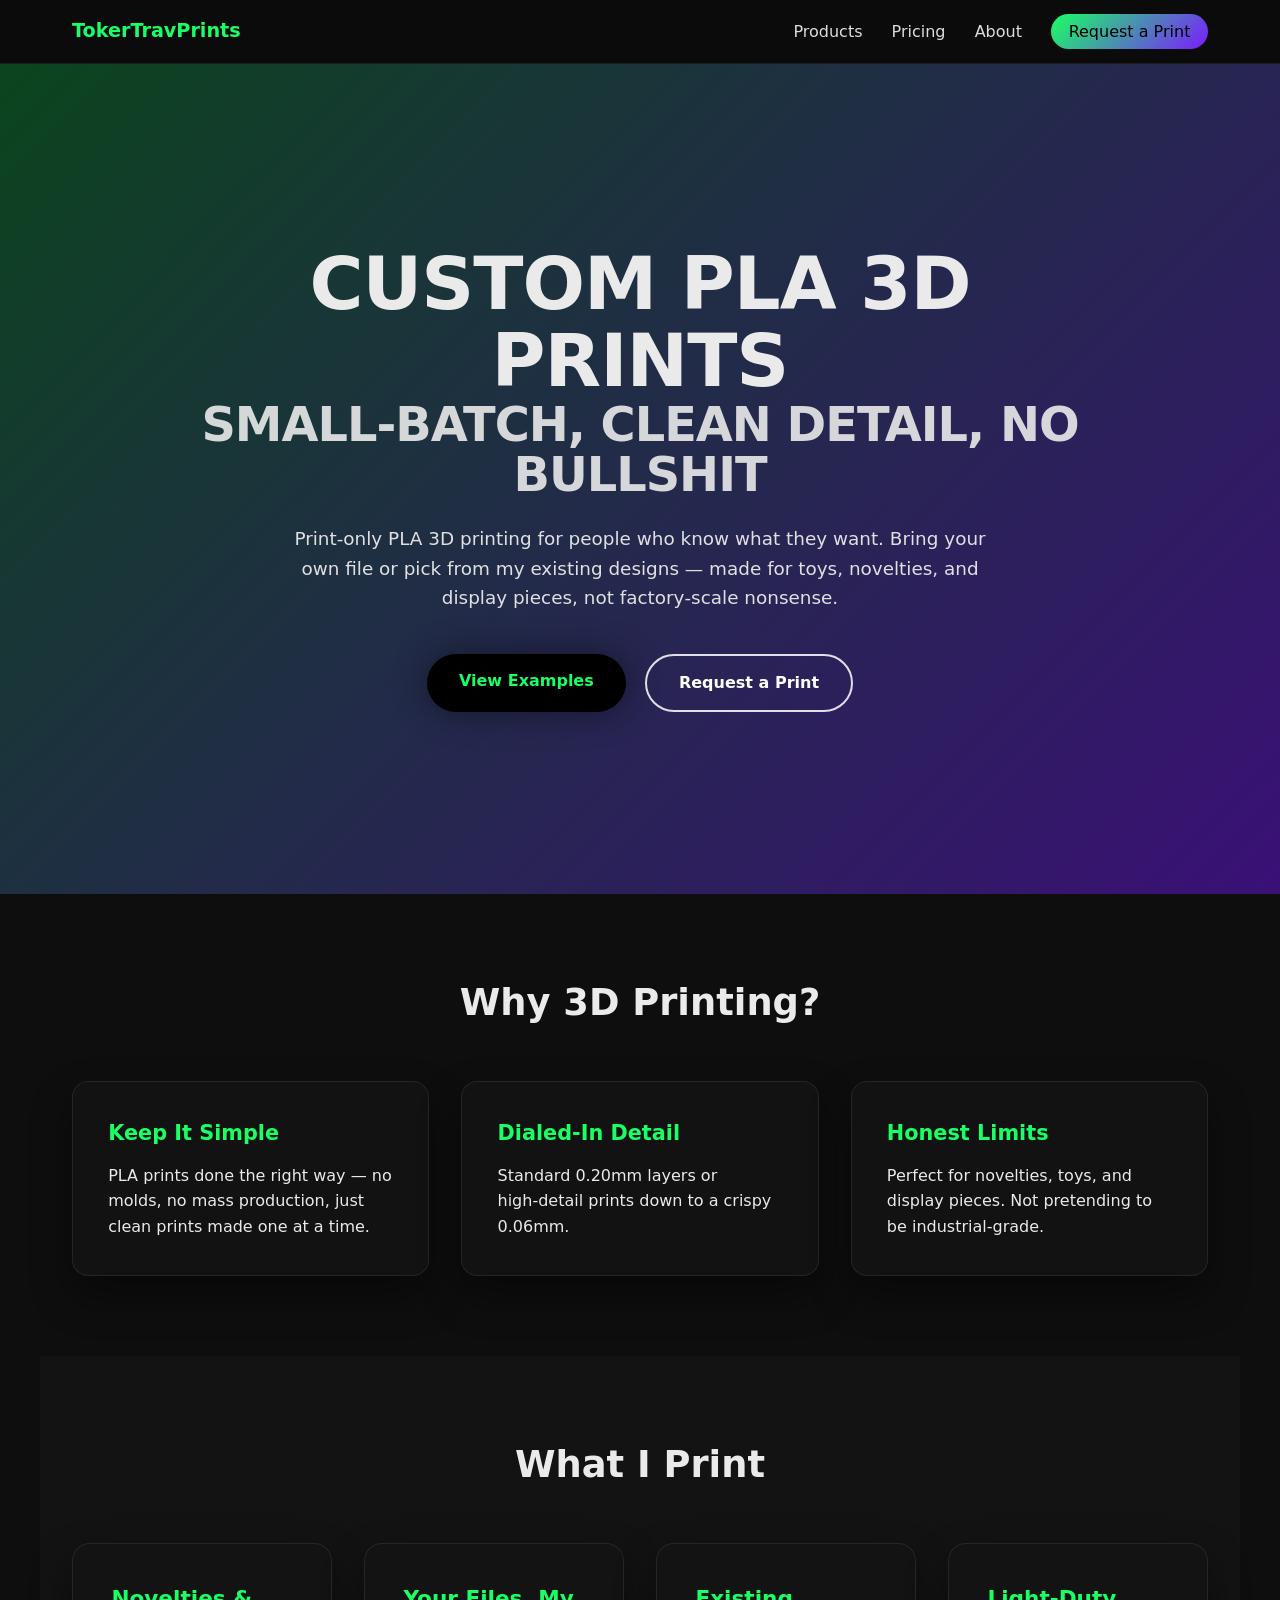
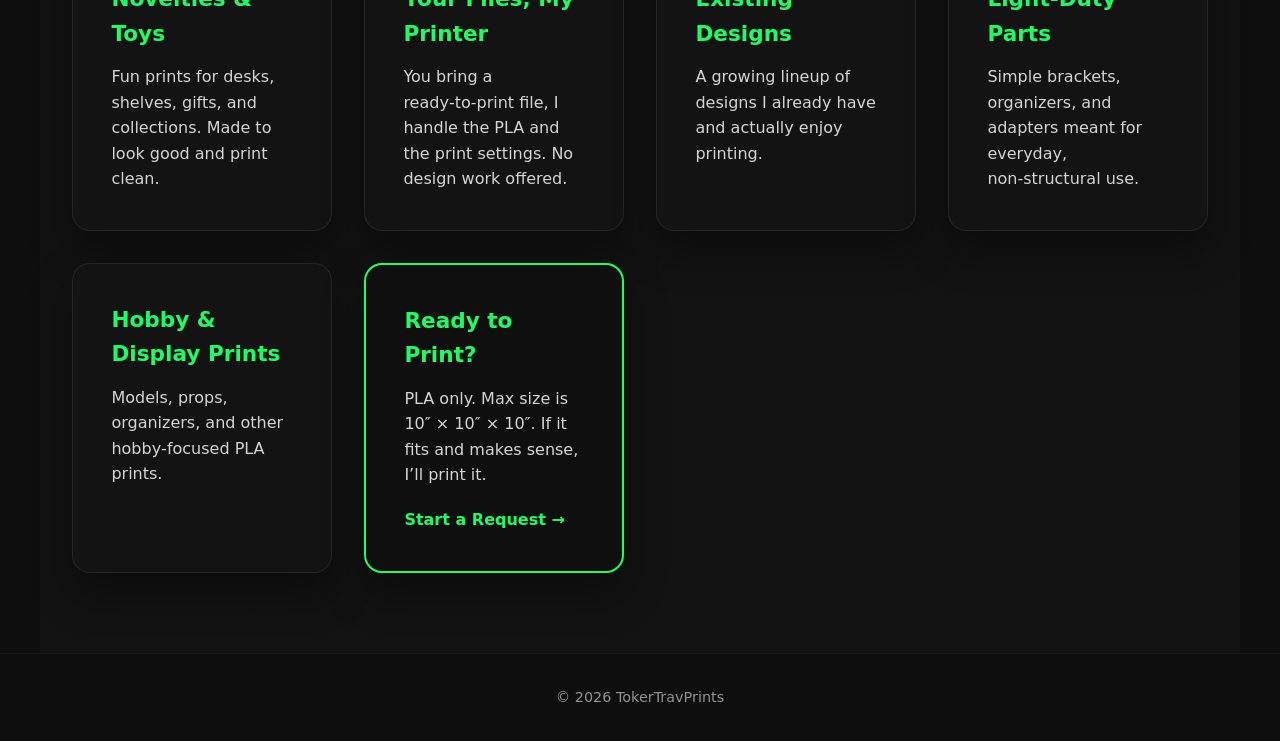
<file: index.html>
<!DOCTYPE html>
<html lang="en">
<head>
  <meta charset="UTF-8">
  <title>TokerTravPrints</title>
  <meta name="viewport" content="width=device-width, initial-scale=1.0">
  <link rel="stylesheet" href="style.css">
</head>
<body>

<!-- NAV -->
<nav class="nav">
  <div class="nav-inner">
    <a class="logo" href="index.html">TokerTravPrints</a>
    <div class="nav-links">
      <a href="product.html">Products</a>
      <a href="pricing.html">Pricing</a>
      <a href="about.html">About</a>
      <a href="request.html" class="nav-cta">Request a Print</a>
    </div>
  </div>
</nav>

<!-- HERO -->
<header class="hero">
  <div class="hero-inner">
    <h1>
      Custom PLA 3D Prints
      <span>Small‑Batch, Clean Detail, No Bullshit</span>
    </h1>
    <p>
      Print‑only PLA 3D printing for people who know what they want.
      Bring your own file or pick from my existing designs — made for
      toys, novelties, and display pieces, not factory‑scale nonsense.
    </p>
    <div class="hero-actions">
      <a href="product.html" class="cta primary">View Examples</a>
      <a href="request.html" class="cta ghost">Request a Print</a>
    </div>
  </div>
</header>

<!-- WHY SECTION -->
<section class="section">
  <h2>Why 3D Printing?</h2>
  <div class="why-grid">

    <div class="why-card">
      <h3>Keep It Simple</h3>
      <p>
        PLA prints done the right way — no molds, no mass production,
        just clean prints made one at a time.
      </p>
    </div>

    <div class="why-card">
      <h3>Dialed‑In Detail</h3>
      <p>
        Standard 0.20mm layers or high‑detail prints
        down to a crispy 0.06mm.
      </p>
    </div>

    <div class="why-card">
      <h3>Honest Limits</h3>
      <p>
        Perfect for novelties, toys, and display pieces.
        Not pretending to be industrial‑grade.
      </p>
    </div>

  </div>
</section>

<!-- SERVICES -->
<section class="section services">
  <h2>What I Print</h2>
  <div class="services-grid">

    <div class="service-card">
      <h3>Novelties & Toys</h3>
      <p>
        Fun prints for desks, shelves, gifts, and collections.
        Made to look good and print clean.
      </p>
    </div>

    <div class="service-card">
      <h3>Your Files, My Printer</h3>
      <p>
        You bring a ready‑to‑print file,
        I handle the PLA and the print settings.
        No design work offered.
      </p>
    </div>

    <div class="service-card">
      <h3>Existing Designs</h3>
      <p>
        A growing lineup of designs I already have
        and actually enjoy printing.
      </p>
    </div>

    <div class="service-card">
      <h3>Light‑Duty Parts</h3>
      <p>
        Simple brackets, organizers, and adapters
        meant for everyday, non‑structural use.
      </p>
    </div>

    <div class="service-card">
      <h3>Hobby & Display Prints</h3>
      <p>
        Models, props, organizers, and other
        hobby‑focused PLA prints.
      </p>
    </div>

    <div class="service-card highlight">
      <h3>Ready to Print?</h3>
      <p>
        PLA only. Max size is 10″ × 10″ × 10″.
        If it fits and makes sense, I’ll print it.
      </p>
      <a href="request.html" class="service-link">Start a Request →</a>
    </div>

  </div>
</section>

<footer class="footer">
  © 2026 TokerTravPrints
</footer>

</body>
</html>
</file>
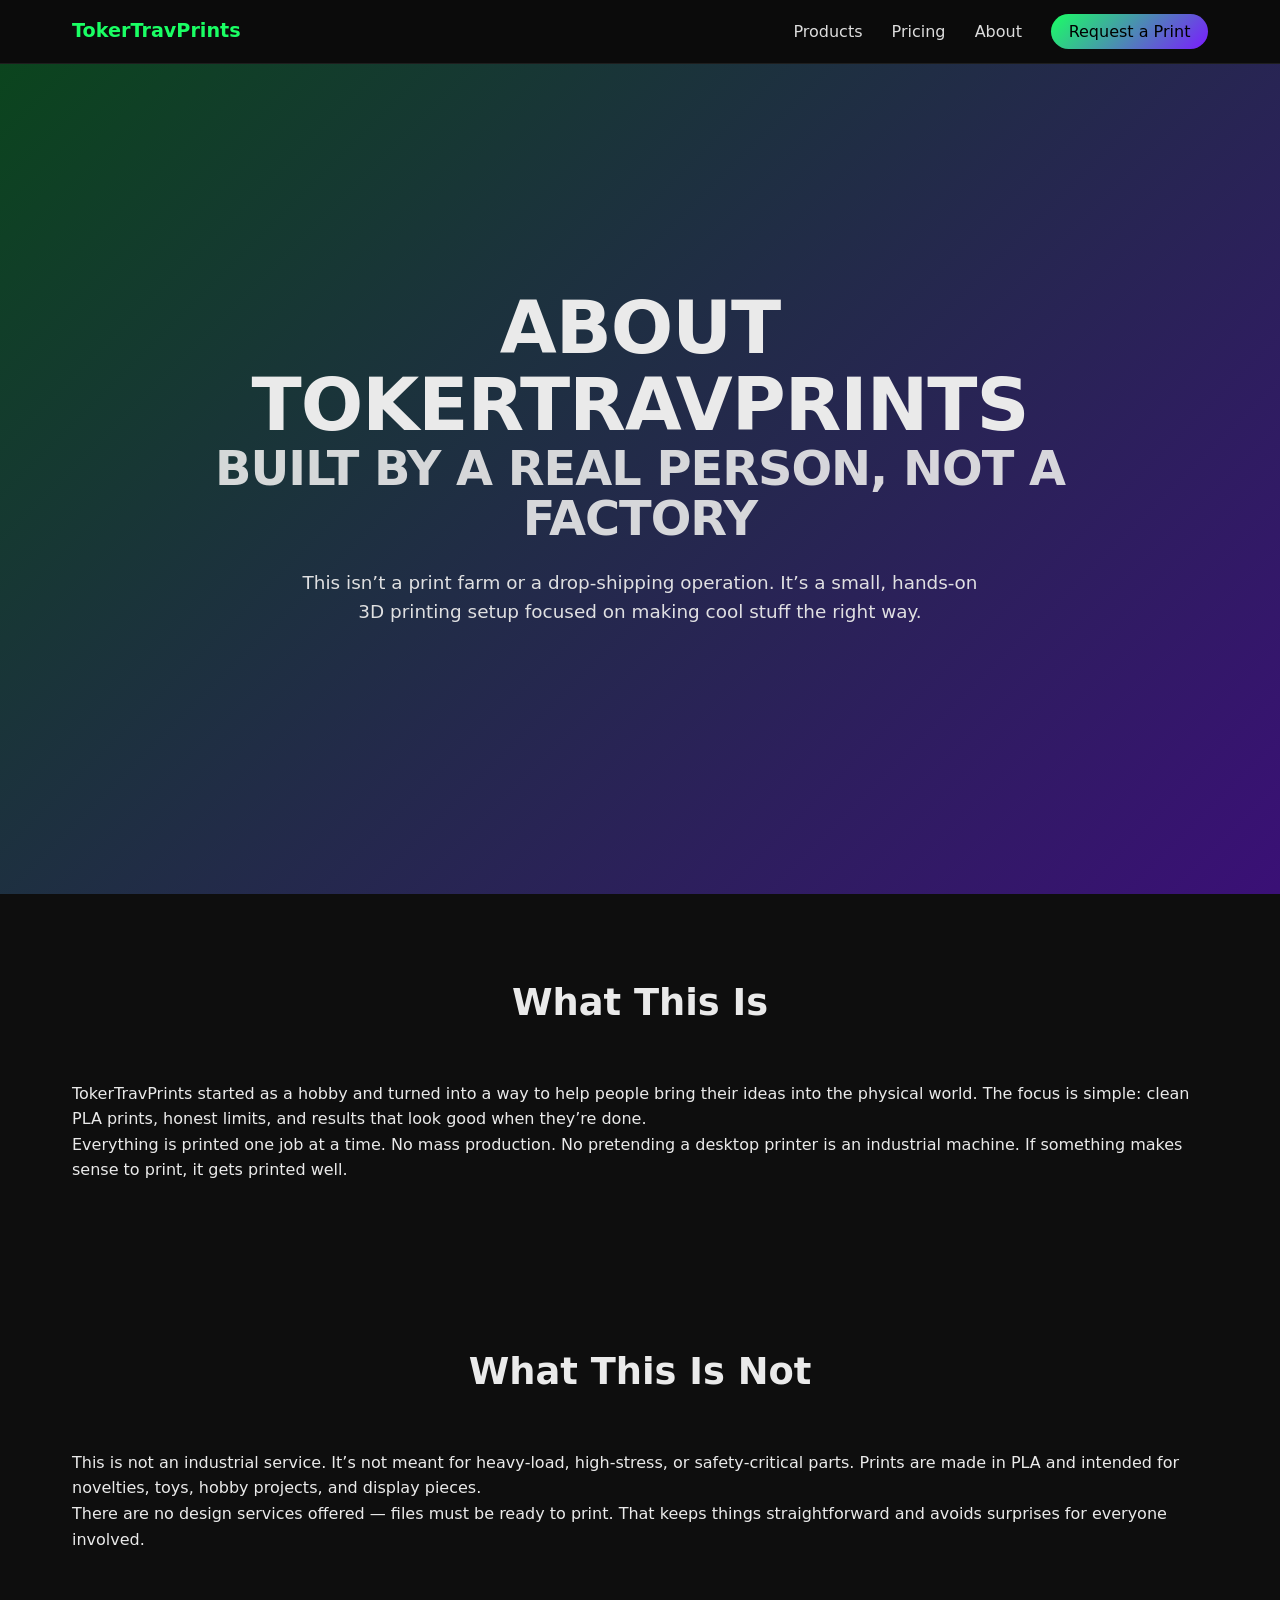
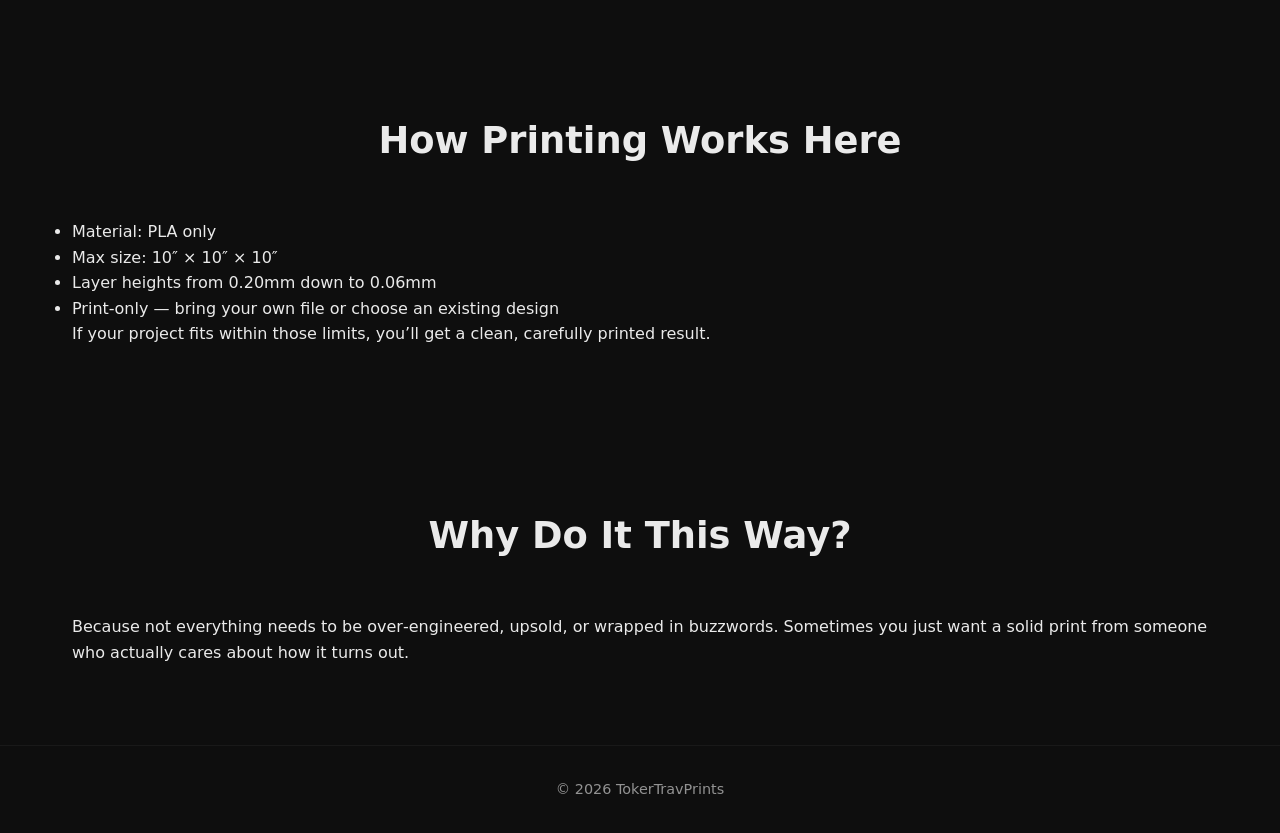
<file: about.html>
<!DOCTYPE html>
<html lang="en">
<head>
  <meta charset="UTF-8">
  <title>About | TokerTravPrints</title>
  <meta name="viewport" content="width=device-width, initial-scale=1.0">
  <link rel="stylesheet" href="style.css">
</head>
<body>

<!-- NAV -->
<nav class="nav">
  <div class="nav-inner">
    <a class="logo" href="index.html">TokerTravPrints</a>
    <div class="nav-links">
      <a href="product.html">Products</a>
      <a href="pricing.html">Pricing</a>
      <a href="about.html">About</a>
      <a href="request.html" class="nav-cta">Request a Print</a>
    </div>
  </div>
</nav>

<!-- ABOUT HERO -->
<header class="hero">
  <div class="hero-inner">
    <h1>
      About TokerTravPrints
      <span>Built by a Real Person, Not a Factory</span>
    </h1>
    <p>
      This isn’t a print farm or a drop‑shipping operation.
      It’s a small, hands‑on 3D printing setup focused on
      making cool stuff the right way.
    </p>
  </div>
</header>

<!-- ABOUT CONTENT -->
<section class="section">
  <h2>What This Is</h2>
  <p>
    TokerTravPrints started as a hobby and turned into a way
    to help people bring their ideas into the physical world.
    The focus is simple: clean PLA prints, honest limits,
    and results that look good when they’re done.
  </p>
  <p>
    Everything is printed one job at a time. No mass production.
    No pretending a desktop printer is an industrial machine.
    If something makes sense to print, it gets printed well.
  </p>
</section>

<section class="section">
  <h2>What This Is Not</h2>
  <p>
    This is not an industrial service. It’s not meant for
    heavy‑load, high‑stress, or safety‑critical parts.
    Prints are made in PLA and intended for novelties,
    toys, hobby projects, and display pieces.
  </p>
  <p>
    There are no design services offered — files must be
    ready to print. That keeps things straightforward
    and avoids surprises for everyone involved.
  </p>
</section>

<section class="section">
  <h2>How Printing Works Here</h2>
  <ul>
    <li>Material: PLA only</li>
    <li>Max size: 10″ × 10″ × 10″</li>
    <li>Layer heights from 0.20mm down to 0.06mm</li>
    <li>Print‑only — bring your own file or choose an existing design</li>
  </ul>
  <p>
    If your project fits within those limits,
    you’ll get a clean, carefully printed result.
  </p>
</section>

<section class="section">
  <h2>Why Do It This Way?</h2>
  <p>
    Because not everything needs to be over‑engineered,
    upsold, or wrapped in buzzwords. Sometimes you just
    want a solid print from someone who actually cares
    about how it turns out.
  </p>
</section>

<footer class="footer">
  © 2026 TokerTravPrints
</footer>

</body>
</html>
</file>
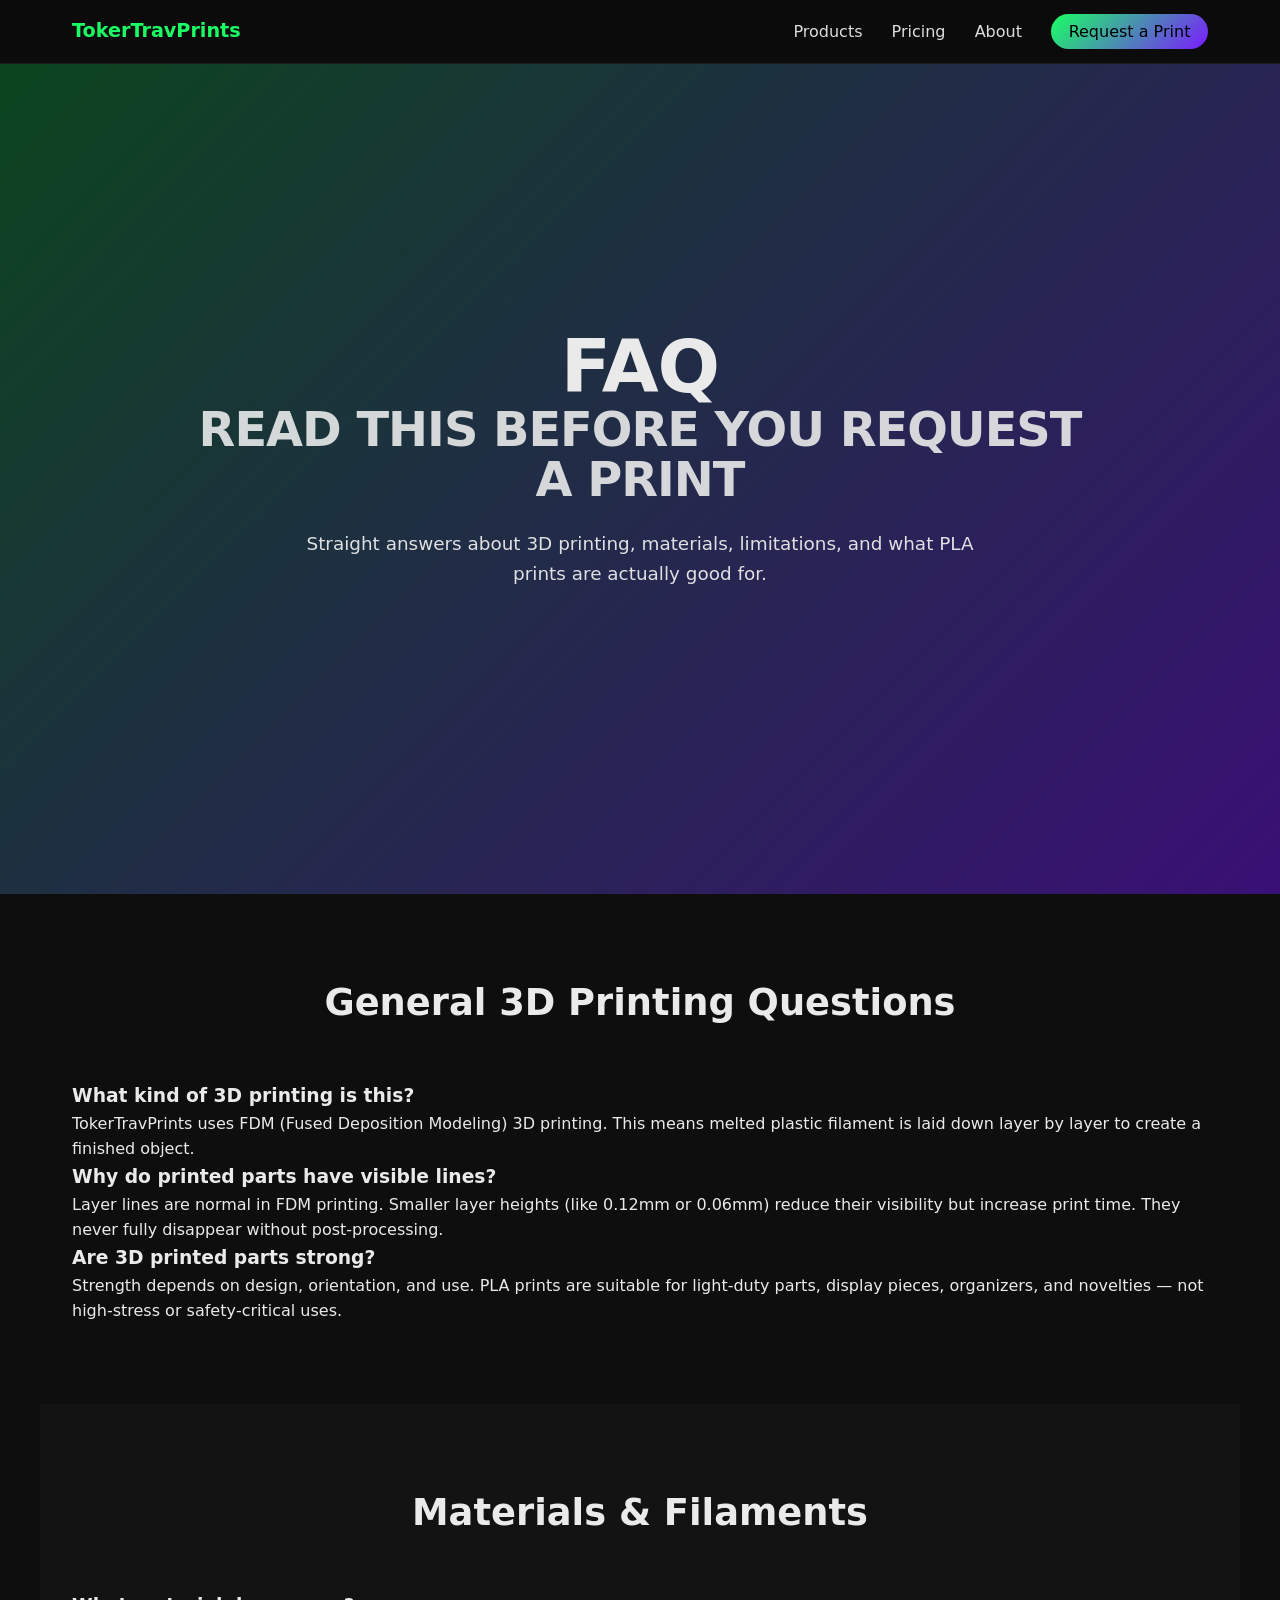
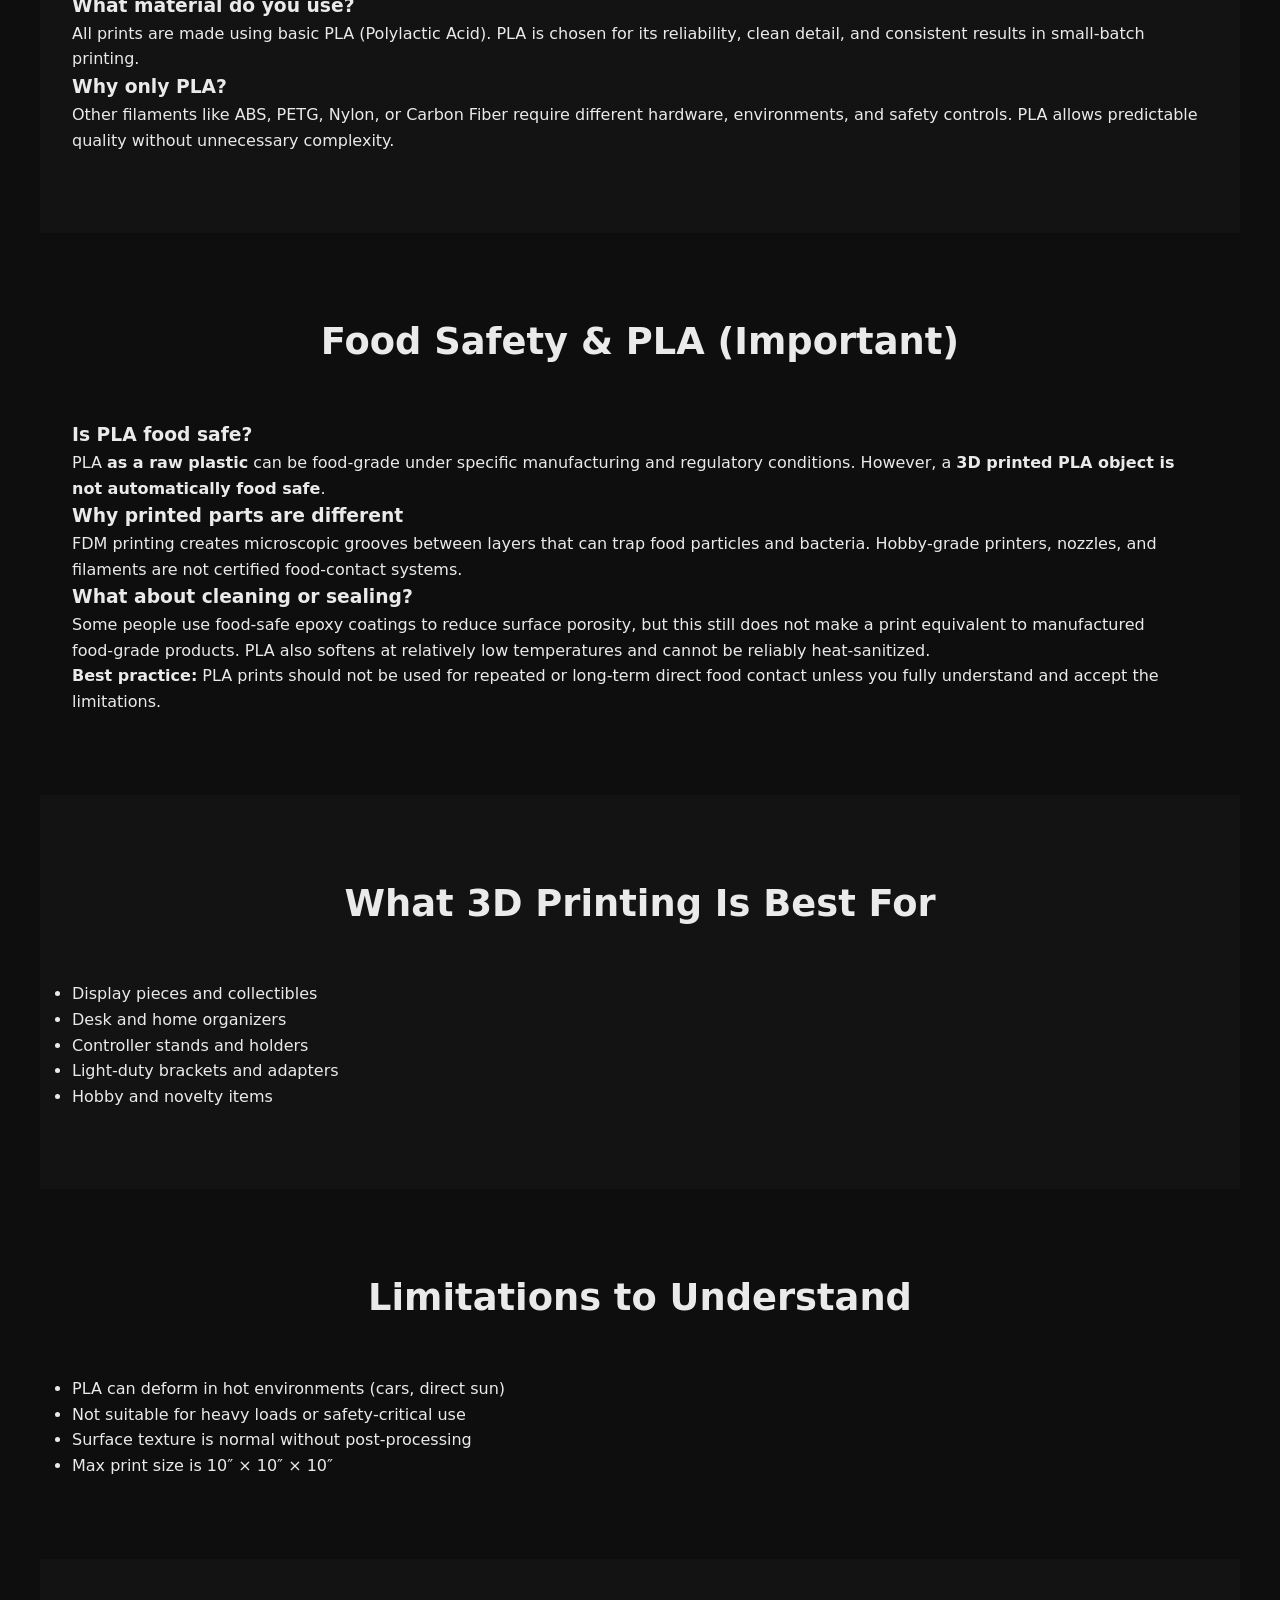
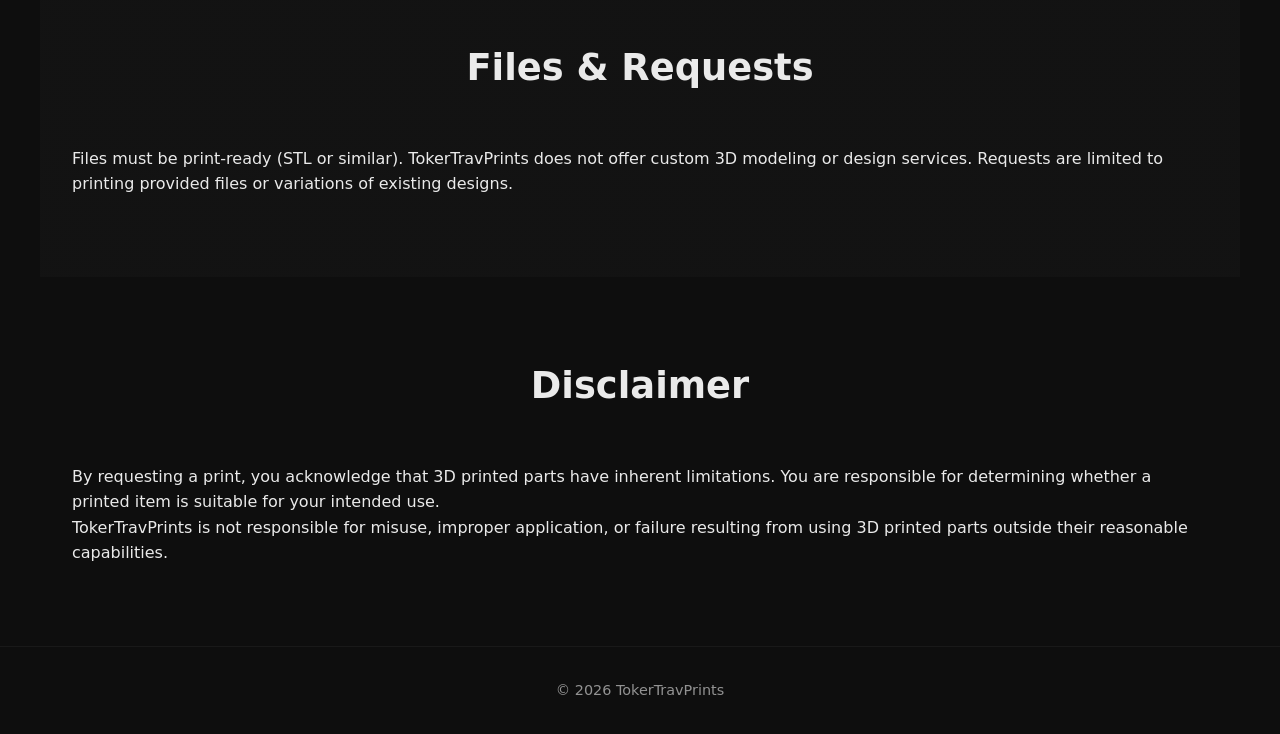
<file: faq.html>
<!DOCTYPE html>
<html lang="en">
<head>
  <meta charset="UTF-8">
  <title>FAQ | TokerTravPrints</title>
  <meta name="viewport" content="width=device-width, initial-scale=1.0">
  <link rel="stylesheet" href="style.css">
</head>
<body>

<!-- NAV -->
<nav class="nav">
  <div class="nav-inner">
    <a class="logo" href="index.html">TokerTravPrints</a>
    <div class="nav-links">
      <a href="product.html">Products</a>
      <a href="pricing.html">Pricing</a>
      <a href="about.html">About</a>
      <a href="request.html" class="nav-cta">Request a Print</a>
    </div>
  </div>
</nav>

<!-- HERO -->
<header class="hero">
  <div class="hero-inner">
    <h1>
      FAQ
      <span>Read This Before You Request a Print</span>
    </h1>
    <p>
      Straight answers about 3D printing, materials,
      limitations, and what PLA prints are actually good for.
    </p>
  </div>
</header>

<section class="section">

  <h2>General 3D Printing Questions</h2>

  <h3>What kind of 3D printing is this?</h3>
  <p>
    TokerTravPrints uses FDM (Fused Deposition Modeling) 3D printing.
    This means melted plastic filament is laid down layer by layer
    to create a finished object.
  </p>

  <h3>Why do printed parts have visible lines?</h3>
  <p>
    Layer lines are normal in FDM printing. Smaller layer heights
    (like 0.12mm or 0.06mm) reduce their visibility but increase print time.
    They never fully disappear without post‑processing.
  </p>

  <h3>Are 3D printed parts strong?</h3>
  <p>
    Strength depends on design, orientation, and use.
    PLA prints are suitable for light‑duty parts, display pieces,
    organizers, and novelties — not high‑stress or safety‑critical uses.
  </p>

</section>

<section class="section services">

  <h2>Materials & Filaments</h2>

  <h3>What material do you use?</h3>
  <p>
    All prints are made using basic PLA (Polylactic Acid).
    PLA is chosen for its reliability, clean detail,
    and consistent results in small‑batch printing.
  </p>

  <h3>Why only PLA?</h3>
  <p>
    Other filaments like ABS, PETG, Nylon, or Carbon Fiber
    require different hardware, environments, and safety controls.
    PLA allows predictable quality without unnecessary complexity.
  </p>

</section>

<section class="section">

  <h2>Food Safety & PLA (Important)</h2>

  <h3>Is PLA food safe?</h3>
  <p>
    PLA <strong>as a raw plastic</strong> can be food‑grade under
    specific manufacturing and regulatory conditions.
    However, a <strong>3D printed PLA object is not automatically food safe</strong>.
  </p>

  <h3>Why printed parts are different</h3>
  <p>
    FDM printing creates microscopic grooves between layers that can
    trap food particles and bacteria. Hobby‑grade printers, nozzles,
    and filaments are not certified food‑contact systems.
  </p>

  <h3>What about cleaning or sealing?</h3>
  <p>
    Some people use food‑safe epoxy coatings to reduce surface porosity,
    but this still does not make a print equivalent to manufactured
    food‑grade products. PLA also softens at relatively low temperatures
    and cannot be reliably heat‑sanitized.
  </p>

  <p>
    <strong>Best practice:</strong> PLA prints should not be used for
    repeated or long‑term direct food contact unless you fully
    understand and accept the limitations.
  </p>

</section>

<section class="section services">

  <h2>What 3D Printing Is Best For</h2>

  <ul>
    <li>Display pieces and collectibles</li>
    <li>Desk and home organizers</li>
    <li>Controller stands and holders</li>
    <li>Light‑duty brackets and adapters</li>
    <li>Hobby and novelty items</li>
  </ul>

</section>

<section class="section">

  <h2>Limitations to Understand</h2>

  <ul>
    <li>PLA can deform in hot environments (cars, direct sun)</li>
    <li>Not suitable for heavy loads or safety‑critical use</li>
    <li>Surface texture is normal without post‑processing</li>
    <li>Max print size is 10″ × 10″ × 10″</li>
  </ul>

</section>

<section class="section services">

  <h2>Files & Requests</h2>

  <p>
    Files must be print‑ready (STL or similar).
    TokerTravPrints does not offer custom 3D modeling or design services.
    Requests are limited to printing provided files or variations of
    existing designs.
  </p>

</section>

<!-- DISCLAIMER -->
<section class="section">
  <h2>Disclaimer</h2>

  <p>
    By requesting a print, you acknowledge that 3D printed parts
    have inherent limitations. You are responsible for determining
    whether a printed item is suitable for your intended use.
  </p>

  <p>
    TokerTravPrints is not responsible for misuse, improper application,
    or failure resulting from using 3D printed parts outside their
    reasonable capabilities.
  </p>
</section>

<footer class="footer">
  © 2026 TokerTravPrints
</footer>

</body>
</html>
</file>
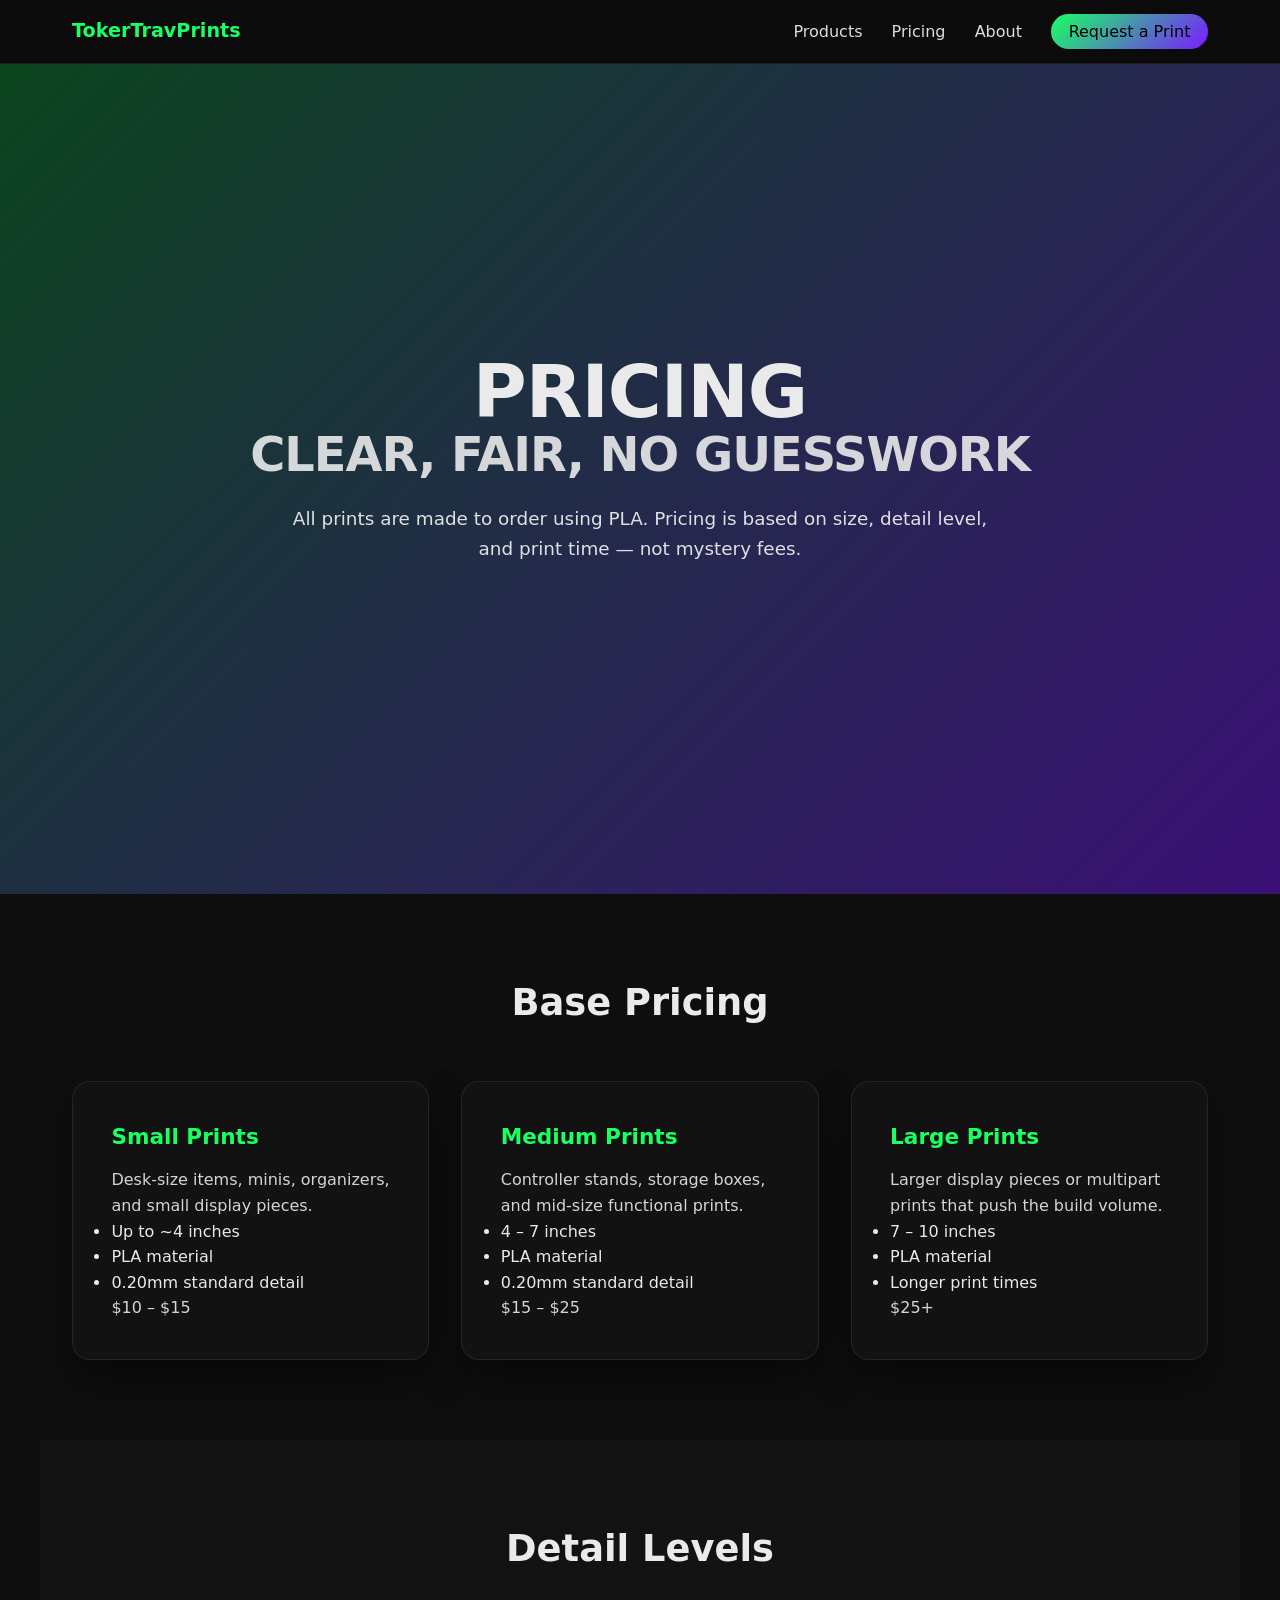
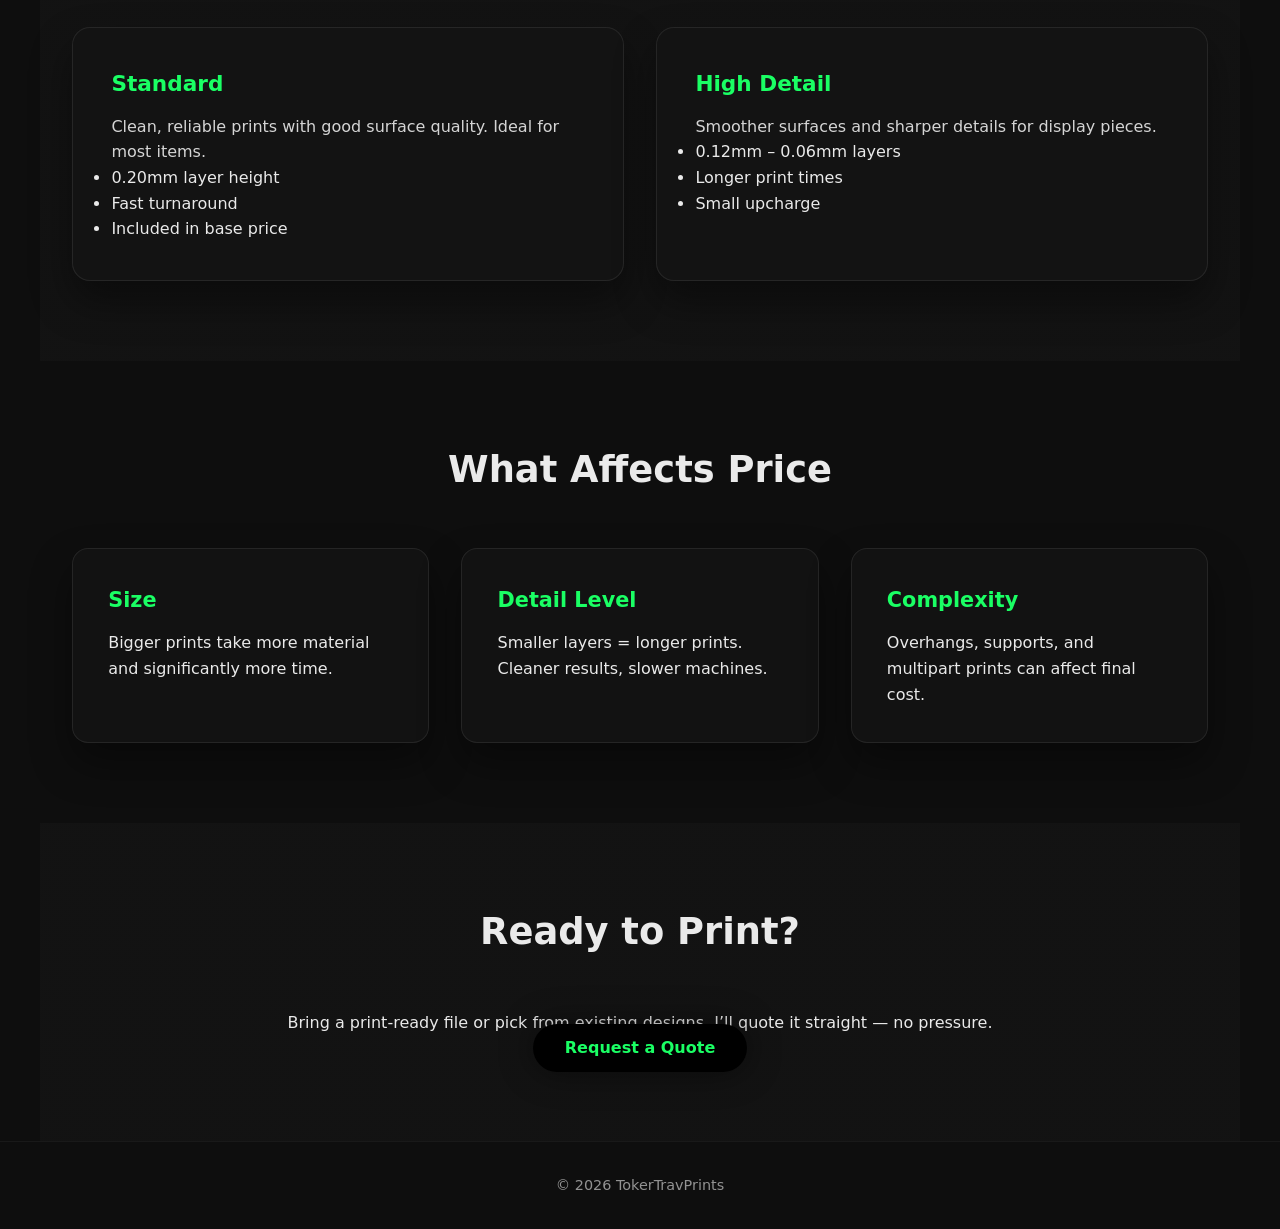
<file: pricing.html>
<!DOCTYPE html>
<html lang="en">
<head>
  <meta charset="UTF-8">
  <title>Pricing | TokerTravPrints</title>
  <meta name="viewport" content="width=device-width, initial-scale=1.0">
  <link rel="stylesheet" href="style.css">
</head>
<body>

<!-- NAV -->
<nav class="nav">
  <div class="nav-inner">
    <a class="logo" href="index.html">TokerTravPrints</a>
    <div class="nav-links">
      <a href="product.html">Products</a>
      <a href="pricing.html">Pricing</a>
      <a href="about.html">About</a>
      <a href="request.html" class="nav-cta">Request a Print</a>
    </div>
  </div>
</nav>

<!-- HERO -->
<header class="hero">
  <div class="hero-inner">
    <h1>
      Pricing
      <span>Clear, Fair, No Guesswork</span>
    </h1>
    <p>
      All prints are made to order using PLA.
      Pricing is based on size, detail level, and print time —
      not mystery fees.
    </p>
  </div>
</header>

<!-- PRICING TIERS -->
<section class="section">
  <h2>Base Pricing</h2>

  <div class="services-grid">

    <div class="service-card">
      <h3>Small Prints</h3>
      <p>
        Desk‑size items, minis, organizers,
        and small display pieces.
      </p>
      <ul>
        <li>Up to ~4 inches</li>
        <li>PLA material</li>
        <li>0.20mm standard detail</li>
      </ul>
      <p class="price">$10 – $15</p>
    </div>

    <div class="service-card">
      <h3>Medium Prints</h3>
      <p>
        Controller stands, storage boxes,
        and mid‑size functional prints.
      </p>
      <ul>
        <li>4 – 7 inches</li>
        <li>PLA material</li>
        <li>0.20mm standard detail</li>
      </ul>
      <p class="price">$15 – $25</p>
    </div>

    <div class="service-card">
      <h3>Large Prints</h3>
      <p>
        Larger display pieces or multipart prints
        that push the build volume.
      </p>
      <ul>
        <li>7 – 10 inches</li>
        <li>PLA material</li>
        <li>Longer print times</li>
      </ul>
      <p class="price">$25+</p>
    </div>

  </div>
</section>

<!-- DETAIL PRICING -->
<section class="section services">
  <h2>Detail Levels</h2>

  <div class="services-grid">
    <div class="service-card">
      <h3>Standard</h3>
      <p>
        Clean, reliable prints with good surface quality.
        Ideal for most items.
      </p>
      <ul>
        <li>0.20mm layer height</li>
        <li>Fast turnaround</li>
        <li>Included in base price</li>
      </ul>
    </div>

    <div class="service-card">
      <h3>High Detail</h3>
      <p>
        Smoother surfaces and sharper details
        for display pieces.
      </p>
      <ul>
        <li>0.12mm – 0.06mm layers</li>
        <li>Longer print times</li>
        <li>Small upcharge</li>
      </ul>
    </div>
  </div>
</section>

<!-- WHAT AFFECTS PRICE -->
<section class="section">
  <h2>What Affects Price</h2>

  <div class="why-grid">
    <div class="why-card">
      <h3>Size</h3>
      <p>
        Bigger prints take more material
        and significantly more time.
      </p>
    </div>

    <div class="why-card">
      <h3>Detail Level</h3>
      <p>
        Smaller layers = longer prints.
        Cleaner results, slower machines.
      </p>
    </div>

    <div class="why-card">
      <h3>Complexity</h3>
      <p>
        Overhangs, supports, and multipart prints
        can affect final cost.
      </p>
    </div>
  </div>
</section>

<!-- CTA -->
<section class="section services">
  <h2>Ready to Print?</h2>
  <p style="text-align:center;">
    Bring a print‑ready file or pick from existing designs.
    I’ll quote it straight — no pressure.
  </p>
  <div style="text-align:center;">
    <a href="request.html" class="cta primary">Request a Quote</a>
  </div>
</section>

<footer class="footer">
  © 2026 TokerTravPrints
</footer>

</body>
</html>
</file>
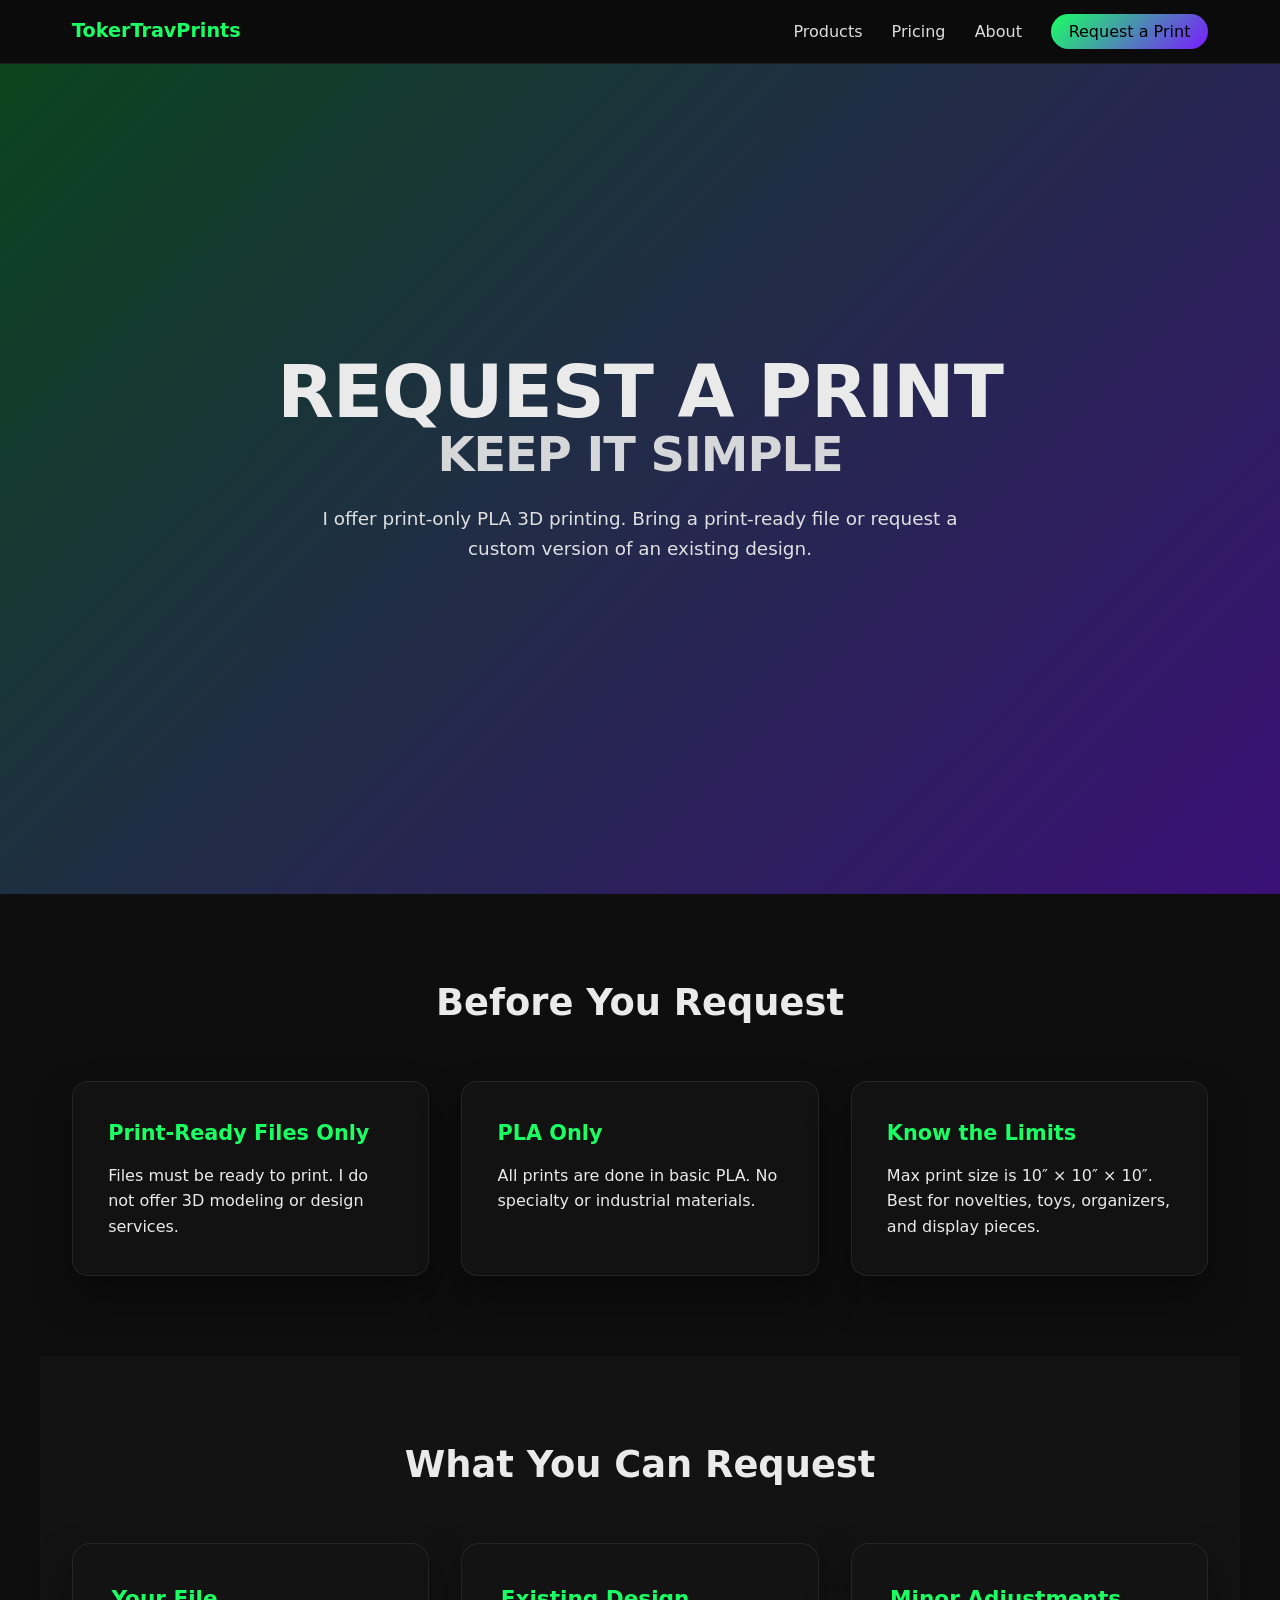
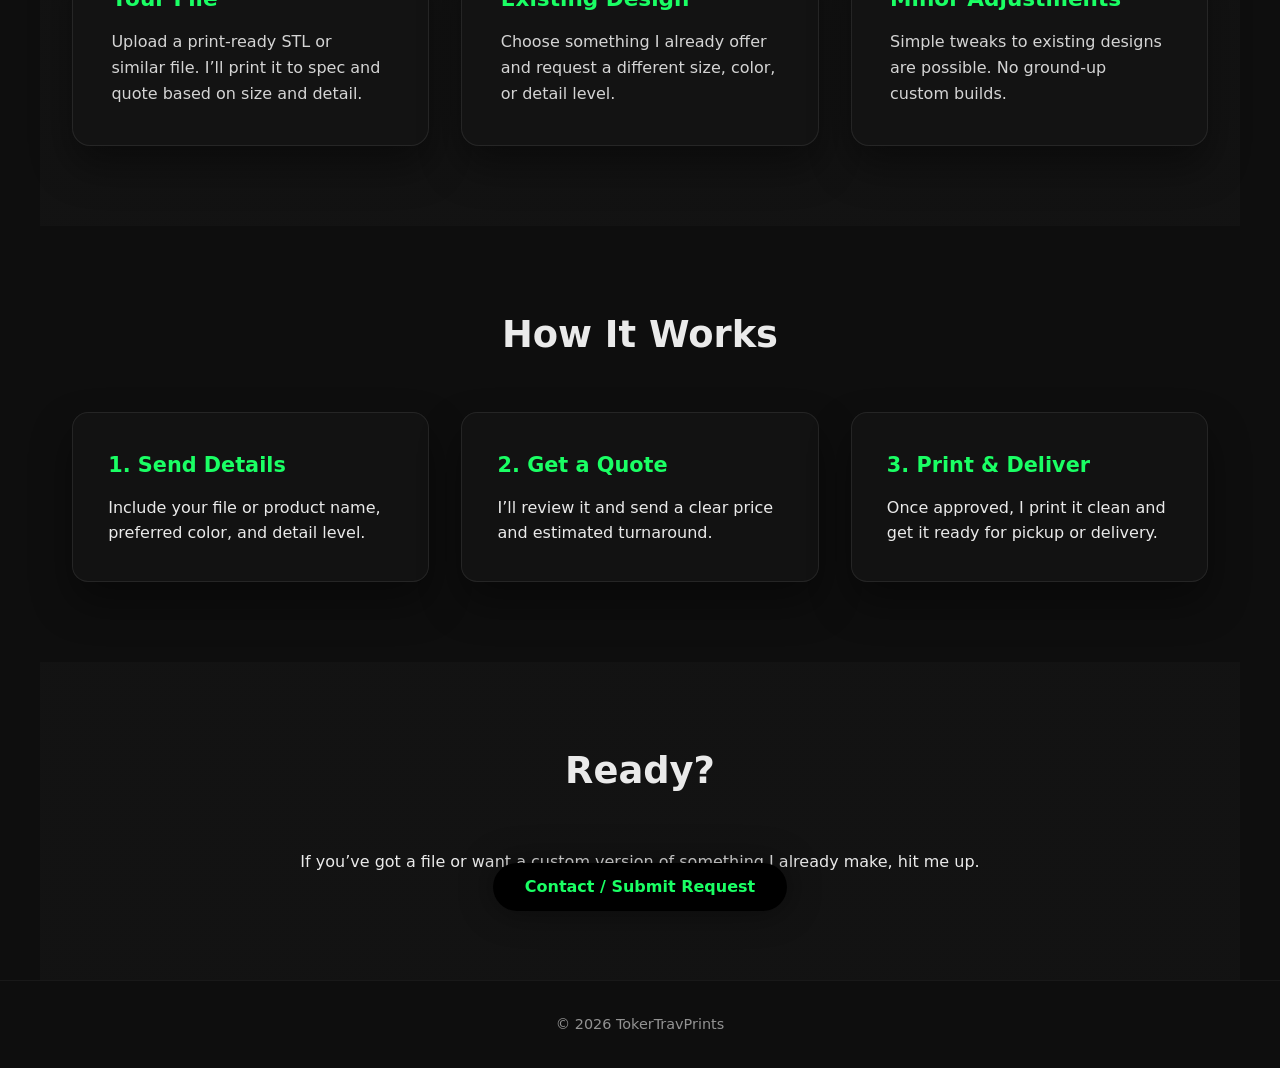
<file: request.html>
<!DOCTYPE html>
<html lang="en">
<head>
  <meta charset="UTF-8">
  <title>Request a Print | TokerTravPrints</title>
  <meta name="viewport" content="width=device-width, initial-scale=1.0">
  <link rel="stylesheet" href="style.css">
</head>
<body>

<!-- NAV -->
<nav class="nav">
  <div class="nav-inner">
    <a class="logo" href="index.html">TokerTravPrints</a>
    <div class="nav-links">
      <a href="product.html">Products</a>
      <a href="pricing.html">Pricing</a>
      <a href="about.html">About</a>
      <a href="request.html" class="nav-cta">Request a Print</a>
    </div>
  </div>
</nav>

<!-- HERO -->
<header class="hero">
  <div class="hero-inner">
    <h1>
      Request a Print
      <span>Keep It Simple</span>
    </h1>
    <p>
      I offer print‑only PLA 3D printing.
      Bring a print‑ready file or request a custom version
      of an existing design.
    </p>
  </div>
</header>

<!-- RULES -->
<section class="section">
  <h2>Before You Request</h2>

  <div class="why-grid">
    <div class="why-card">
      <h3>Print‑Ready Files Only</h3>
      <p>
        Files must be ready to print.
        I do not offer 3D modeling or design services.
      </p>
    </div>

    <div class="why-card">
      <h3>PLA Only</h3>
      <p>
        All prints are done in basic PLA.
        No specialty or industrial materials.
      </p>
    </div>

    <div class="why-card">
      <h3>Know the Limits</h3>
      <p>
        Max print size is 10″ × 10″ × 10″.
        Best for novelties, toys, organizers, and display pieces.
      </p>
    </div>
  </div>
</section>

<!-- WHAT YOU CAN REQUEST -->
<section class="section services">
  <h2>What You Can Request</h2>

  <div class="services-grid">
    <div class="service-card">
      <h3>Your File</h3>
      <p>
        Upload a print‑ready STL or similar file.
        I’ll print it to spec and quote based on size and detail.
      </p>
    </div>

    <div class="service-card">
      <h3>Existing Design</h3>
      <p>
        Choose something I already offer and request
        a different size, color, or detail level.
      </p>
    </div>

    <div class="service-card">
      <h3>Minor Adjustments</h3>
      <p>
        Simple tweaks to existing designs are possible.
        No ground‑up custom builds.
      </p>
    </div>
  </div>
</section>

<!-- HOW IT WORKS -->
<section class="section">
  <h2>How It Works</h2>

  <div class="why-grid">
    <div class="why-card">
      <h3>1. Send Details</h3>
      <p>
        Include your file or product name,
        preferred color, and detail level.
      </p>
    </div>

    <div class="why-card">
      <h3>2. Get a Quote</h3>
      <p>
        I’ll review it and send a clear price
        and estimated turnaround.
      </p>
    </div>

    <div class="why-card">
      <h3>3. Print & Deliver</h3>
      <p>
        Once approved, I print it clean
        and get it ready for pickup or delivery.
      </p>
    </div>
  </div>
</section>

<!-- CTA -->
<section class="section services">
  <h2>Ready?</h2>
  <p style="text-align:center;">
    If you’ve got a file or want a custom version
    of something I already make, hit me up.
  </p>
  <div style="text-align:center;">
    <a href="#" class="cta primary">Contact / Submit Request</a>
  </div>
</section>

<footer class="footer">
  © 2026 TokerTravPrints
</footer>

</body>
</html>
</file>
<file: style.css>
/* =========================
   RESET + BASE
========================= */

* {
  box-sizing: border-box;
  margin: 0;
  padding: 0;
}

body {
  font-family: system-ui, -apple-system, BlinkMacSystemFont, sans-serif;
  background: #0e0e0e;
  color: #eaeaea;
  line-height: 1.6;
}

a {
  color: inherit;
}

/* =========================
   NAVIGATION
========================= */

.nav {
  background: #0b0b0b;
  border-bottom: 1px solid rgba(255,255,255,0.08);
  position: sticky;
  top: 0;
  z-index: 50;
}

.nav-inner {
  max-width: 1200px;
  margin: auto;
  padding: 1rem 2rem;
  display: flex;
  justify-content: space-between;
  align-items: center;
}

.logo {
  font-size: 1.2rem;
  font-weight: 800;
  color: #1aff64;
  text-decoration: none;
}

.nav-links a {
  margin-left: 1.5rem;
  text-decoration: none;
  color: #ddd;
  font-weight: 500;
  transition: color 0.2s ease;
}

.nav-links a:hover {
  color: #1aff64;
}

.nav-cta {
  padding: 0.5rem 1.1rem;
  border-radius: 999px;
  background: linear-gradient(135deg, #1aff64, #7a1cff);
  color: #000 !important;
  font-weight: 700;
}

/* =========================
   HERO
========================= */

.hero {
  min-height: calc(100vh - 70px);
  display: flex;
  align-items: center;
  justify-content: center;
  padding: 5rem 2rem;
  position: relative;
  overflow: hidden;

  background-image:
    linear-gradient(
      135deg,
      rgba(26,255,100,0.25),
      rgba(122,28,255,0.45)
    ),
    linear-gradient(
      rgba(0,0,0,0.6),
      rgba(0,0,0,0.6)
    ),
    url("https://www.nanalyze.com/app/uploads/2020/06/Investing-3D-Printing-Stocks-Teaser-1024x683.jpg.webp");

  background-size: cover;
  background-position: center;
  background-repeat: no-repeat;
}

.hero-inner {
  max-width: 900px;
  text-align: center;
  animation: heroFade 0.9s ease-out forwards;
}

.hero h1 {
  font-size: clamp(3rem, 6vw, 4.6rem);
  font-weight: 900;
  text-transform: uppercase;
  letter-spacing: -1px;
  line-height: 1.05;
  margin-bottom: 1.5rem;
}

.hero h1 span {
  display: block;
  font-size: 0.65em;
  font-weight: 600;
  opacity: 0.9;
}

.hero p {
  max-width: 700px;
  margin: 0 auto 2.6rem;
  font-size: 1.15rem;
  opacity: 0.95;
}

/* =========================
   HERO BUTTONS
========================= */

.hero-actions {
  display: flex;
  gap: 1.2rem;
  justify-content: center;
  flex-wrap: wrap;
}

.cta {
  padding: 0.9rem 2rem;
  border-radius: 999px;
  font-weight: 700;
  text-decoration: none;
  transition: all 0.25s ease;
}

.cta.primary {
  background: #000;
  color: #1aff64;
  box-shadow: 0 0 35px rgba(0,0,0,0.45);
}

.cta.primary:hover {
  transform: translateY(-3px) scale(1.04);
  box-shadow: 0 0 55px rgba(26,255,100,0.8);
}

.cta.ghost {
  border: 2px solid rgba(255,255,255,0.85);
  color: #fff;
}

.cta.ghost:hover {
  background: rgba(255,255,255,0.15);
  transform: translateY(-3px);
}

/* =========================
   SECTIONS
========================= */

.section {
  max-width: 1200px;
  margin: auto;
  padding: 5rem 2rem;
}

.section h2 {
  text-align: center;
  font-size: 2.3rem;
  margin-bottom: 3rem;
}

/* =========================
   WHY / SERVICES GRID
========================= */

.why-grid {
  display: grid;
  grid-template-columns: repeat(auto-fit, minmax(250px, 1fr));
  gap: 2rem;
}

.why-card {
  background: #151515;
  border: 1px solid rgba(255,255,255,0.08);
  border-radius: 16px;
  padding: 2.2rem;
  transition: all 0.3s ease;
  position: relative;
}

.why-card::before {
  content: "";
  position: absolute;
  inset: 0;
  border-radius: 16px;
  background: linear-gradient(135deg, #1aff64, #7a1cff);
  opacity: 0;
  z-index: -1;
  transition: opacity 0.3s ease;
}

.why-card:hover::before {
  opacity: 0.25;
}

.why-card:hover {
  transform: translateY(-6px);
  box-shadow: 0 0 35px rgba(122,28,255,0.45);
}

.why-card h3 {
  color: #1aff64;
  margin-bottom: 0.8rem;
  font-size: 1.3rem;
}

/* =========================
   FOOTER
========================= */

.footer {
  text-align: center;
  padding: 2rem;
  font-size: 0.9rem;
  opacity: 0.6;
  border-top: 1px solid rgba(255,255,255,0.08);
}

/* =========================
   ANIMATIONS
========================= */

@keyframes heroFade {
  from {
    opacity: 0;
    transform: translateY(25px);
  }
  to {
    opacity: 1;
    transform: translateY(0);
  }
}
/* =========================
   SERVICES
========================= */

.services {
  background: linear-gradient(
    rgba(255,255,255,0.02),
    rgba(255,255,255,0.02)
  );
}

.services-grid {
  display: grid;
  grid-template-columns: repeat(auto-fit, minmax(260px, 1fr));
  gap: 2rem;
}

.service-card {
  background: #141414;
  border: 1px solid rgba(255,255,255,0.08);
  border-radius: 18px;
  padding: 2.4rem;
  transition: all 0.35s ease;
  position: relative;
}

.service-card::after {
  content: "";
  position: absolute;
  inset: 0;
  border-radius: 18px;
  background: linear-gradient(135deg, #1aff64, #7a1cff);
  opacity: 0;
  z-index: -1;
  transition: opacity 0.35s ease;
}

.service-card:hover::after {
  opacity: 0.25;
}

.service-card:hover {
  transform: translateY(-8px);
  box-shadow: 0 0 40px rgba(26,255,100,0.25);
}

.service-card h3 {
  color: #1aff64;
  font-size: 1.35rem;
  margin-bottom: 0.8rem;
}

.service-card p {
  opacity: 0.9;
  font-size: 1rem;
}

.service-card.highlight {
  background: #0f0f0f;
  border: 2px solid #1aff64;
}

.service-link {
  display: inline-block;
  margin-top: 1.2rem;
  color: #1aff64;
  font-weight: 700;
  text-decoration: none;
}

.service-link:hover {
  text-decoration: underline;
}
/* =========================
   REQUEST PAGE BACKGROUND
========================= */

.request-page {
  background-image:
    linear-gradient(
      rgba(0,0,0,0.65),
      rgba(0,0,0,0.65)
    ),
    linear-gradient(
      135deg,
      rgba(26,255,100,0.2),
      rgba(122,28,255,0.3)
    ),
    url("https://media.istockphoto.com/id/1316710081/photo/3d-printer-printing-prototypes.jpg?s=612x612&w=0&k=20&c=ET2KgbKfgAQu2VvZBUPziK815zf961Yl4xEodSxT2to=");

  background-size: cover;
  background-position: center;
  background-attachment: fixed;
}
/* =========================
   PRODUCTS PAGE BACKGROUND
========================= */

.products-page {
  background-image:
    linear-gradient(
      rgba(0,0,0,0.65),
      rgba(0,0,0,0.65)
    ),
    linear-gradient(
      135deg,
      rgba(26,255,100,0.2),
      rgba(122,28,255,0.3)
    ),
    url("https://pic2-cdn.creality.com/comp/model/e7fe10ad9dd301700969cd9aa1ae2544.webp");

  background-size: cover;
  background-position: center;
  background-attachment: fixed;
}
/* =========================
   PRICING PAGE BACKGROUND
========================= */

.pricing-page {
  background-image:
    linear-gradient(
      rgba(0,0,0,0.65),
      rgba(0,0,0,0.65)
    ),
    linear-gradient(
      135deg,
      rgba(26,255,100,0.2),
      rgba(122,28,255,0.3)
    ),
    url("https://media.istockphoto.com/id/1297185214/photo/multicolored-filaments-of-plastic-for-printing-on-3d-printer-close-up.jpg?s=612x612&w=0&k=20&c=EPEfc2m31w-EQArc0e_ueI-VNDVIYcNPSI8PShlg7Kg=");

  background-size: cover;
  background-position: center;
  background-attachment: fixed;
}
/* =========================
   ABOUT PAGE BACKGROUND
========================= */

.about-page {
  background-image:
    linear-gradient(
      rgba(0,0,0,0.65),
      rgba(0,0,0,0.65)
    ),
    linear-gradient(
      135deg,
      rgba(26,255,100,0.2),
      rgba(122,28,255,0.3)
    ),
    url("https://media.istockphoto.com/id/1269868014/photo/3d-printer-printing-prototypes.jpg?s=612x612&w=0&k=20&c=FEJ5oGATwYZKfly52NRWZx2GqeuoD1FIFIgGSwmirt0=");

  background-size: cover;
  background-position: center;
  background-attachment: fixed;
}
/* =========================
   GLASS CARD POLISH
========================= */

.why-card,
.pricing-card,
.service-card {
  background: rgba(20, 20, 20, 0.75);
  backdrop-filter: blur(10px);
  -webkit-backdrop-filter: blur(10px);
  border: 1px solid rgba(255,255,255,0.08);
  box-shadow: 0 20px 40px rgba(0,0,0,0.4);
  transition: transform 0.3s ease, box-shadow 0.3s ease;
}

.why-card:hover,
.pricing-card:hover,
.service-card:hover {
  transform: translateY(-6px);
  box-shadow: 0 30px 60px rgba(0,0,0,0.6);
}
</file>
